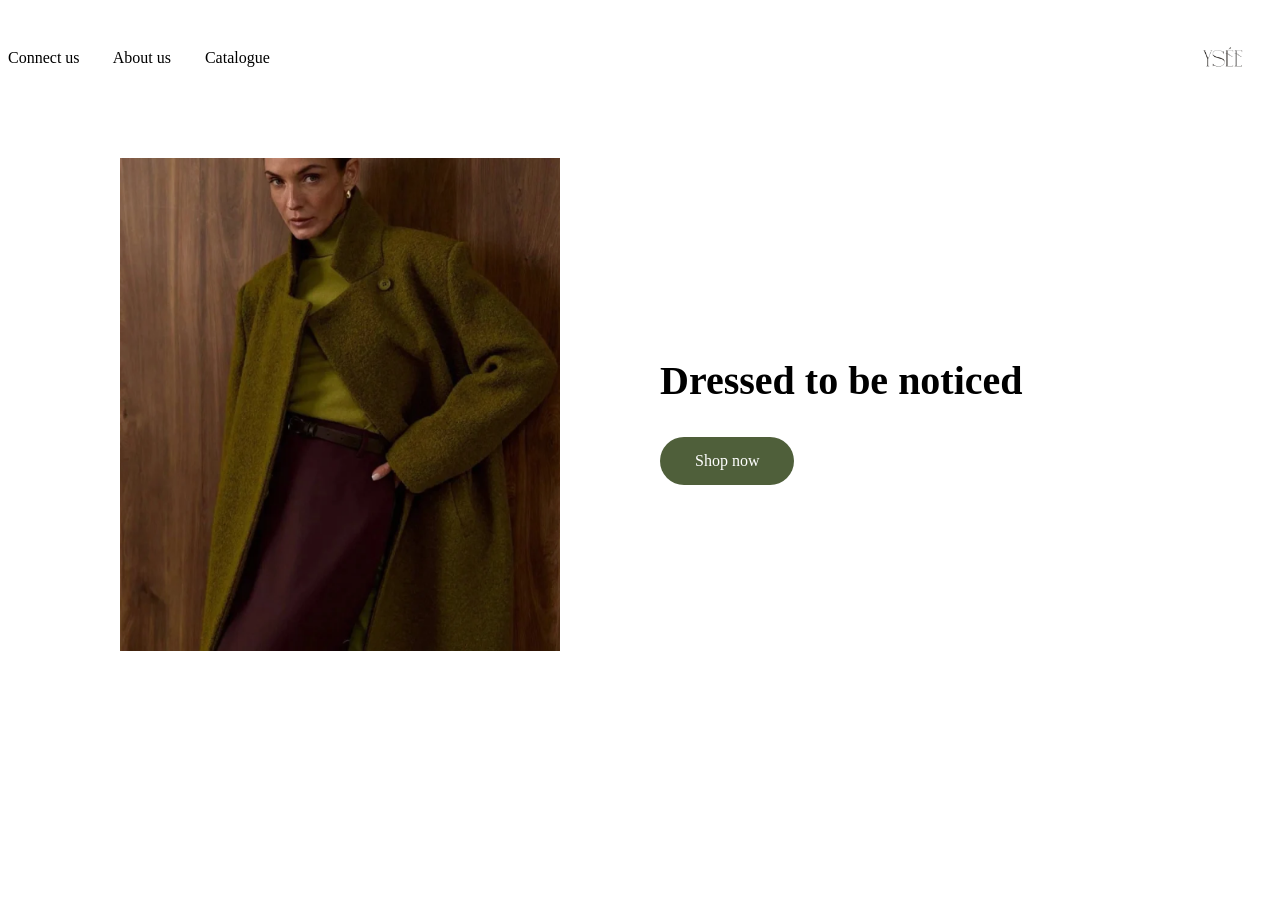
<file: index.html>
<!DOCTYPE html>
<html lang="en">
<head>
    <meta charset="UTF-8">
    <meta name="viewport" content="width=device-width, initial-scale=1.0">
    <link rel="stylesheet" href="style.css"\>
    <title>Document</title>
</head>
<body>
<header> 

    <nav>
        <a href="connect.html">Connect us</a>
        <a href="aboutas.html">About us</a>
        <a href="catalogue.html">Catalogue</a>
    </nav>
        
 <img src="img/6012317271210004243_121.jpg" alt="YSEE logo">  
 </header>
<main>

    <section class="hero">

        <img src="img/Screenshot 2026-08-02 221938.png" alt="Fashion">

        <div>
            <h1>Dressed to be noticed</h1>
            <a href="catalogue.html">Shop now</a>
        </div>

    </section>

</main>



</body>
</html>
</file>
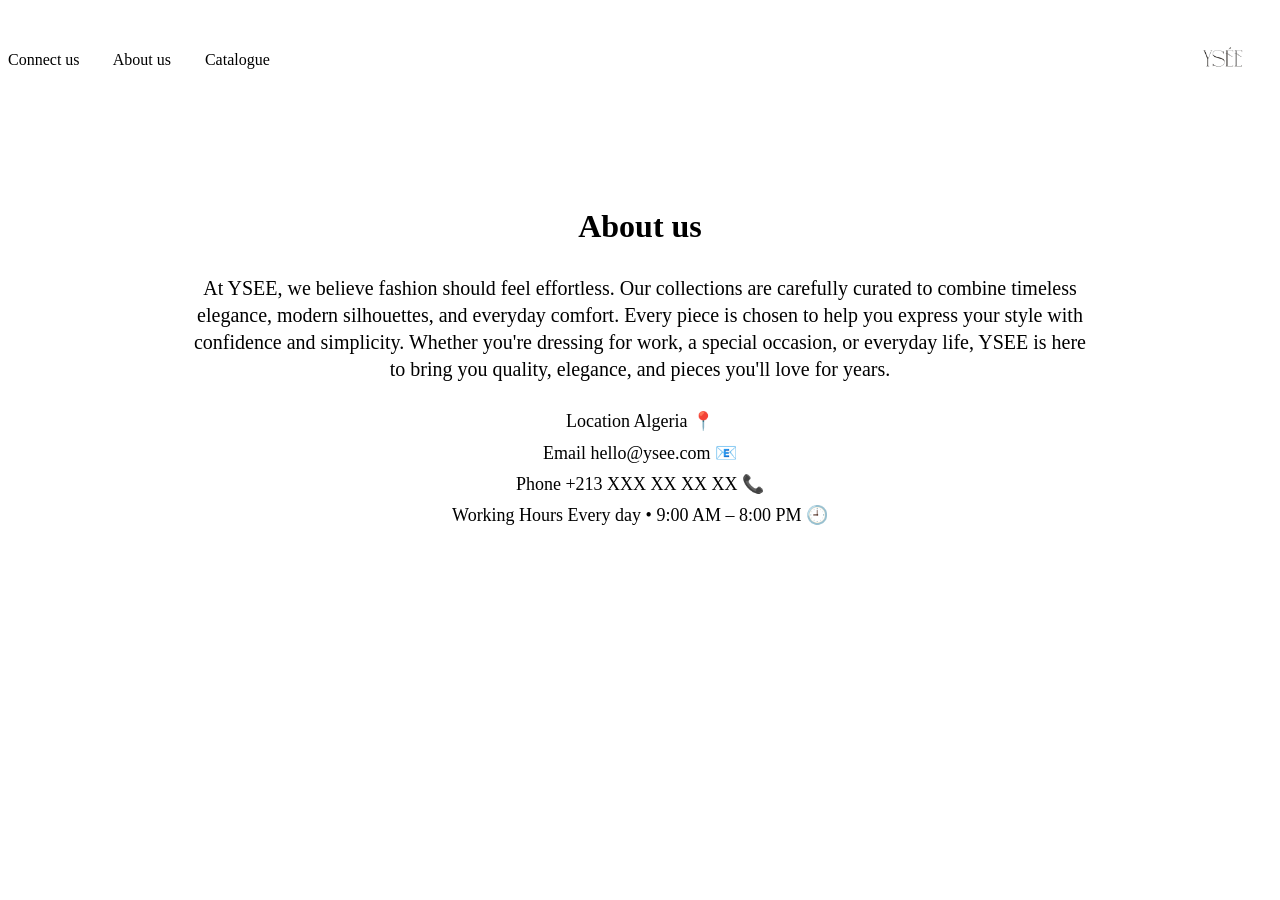
<file: aboutas.html>
<!DOCTYPE html>
<html lang="en">

<head>
    <meta charset="UTF-8">
    <meta name="viewport" content="width=device-width, initial-scale=1.0">

    <link rel="stylesheet" href="style.css">

    <title>YSEE - About Us</title>
</head>

<body>

    <!-- HEADER -->
    <header>

        <nav>
            <a href="connect.html">Connect us</a>
            <a href="about.html">About us</a>
            <a href="catalogue.html">Catalogue</a>
        </nav>

        <a href="index.html">
            <img src="img/6012317271210004243_121.jpg" alt="YSEE logo">
        </a>

    </header>


    <!-- ABOUT US -->

    <main class="about-page">

        <h1>About us</h1>

        <p class="about-text">
            At YSEE, we believe fashion should feel effortless.
            Our collections are carefully curated to combine timeless
            elegance, modern silhouettes, and everyday comfort.
            Every piece is chosen to help you express your style
            with confidence and simplicity.
            Whether you're dressing for work, a special occasion,
            or everyday life, YSEE is here to bring you quality,
            elegance, and pieces you'll love for years.
        </p>


        <div class="about-info">

            <p>
                Location Algeria 📍
            </p>

            <p>
                Email hello@ysee.com 📧
            </p>

            <p>
                Phone +213 XXX XX XX XX 📞
            </p>

            <p>
                Working Hours Every day • 9:00 AM – 8:00 PM 🕘
            </p>

        </div>

    </main>

</body>

</html>
</file>
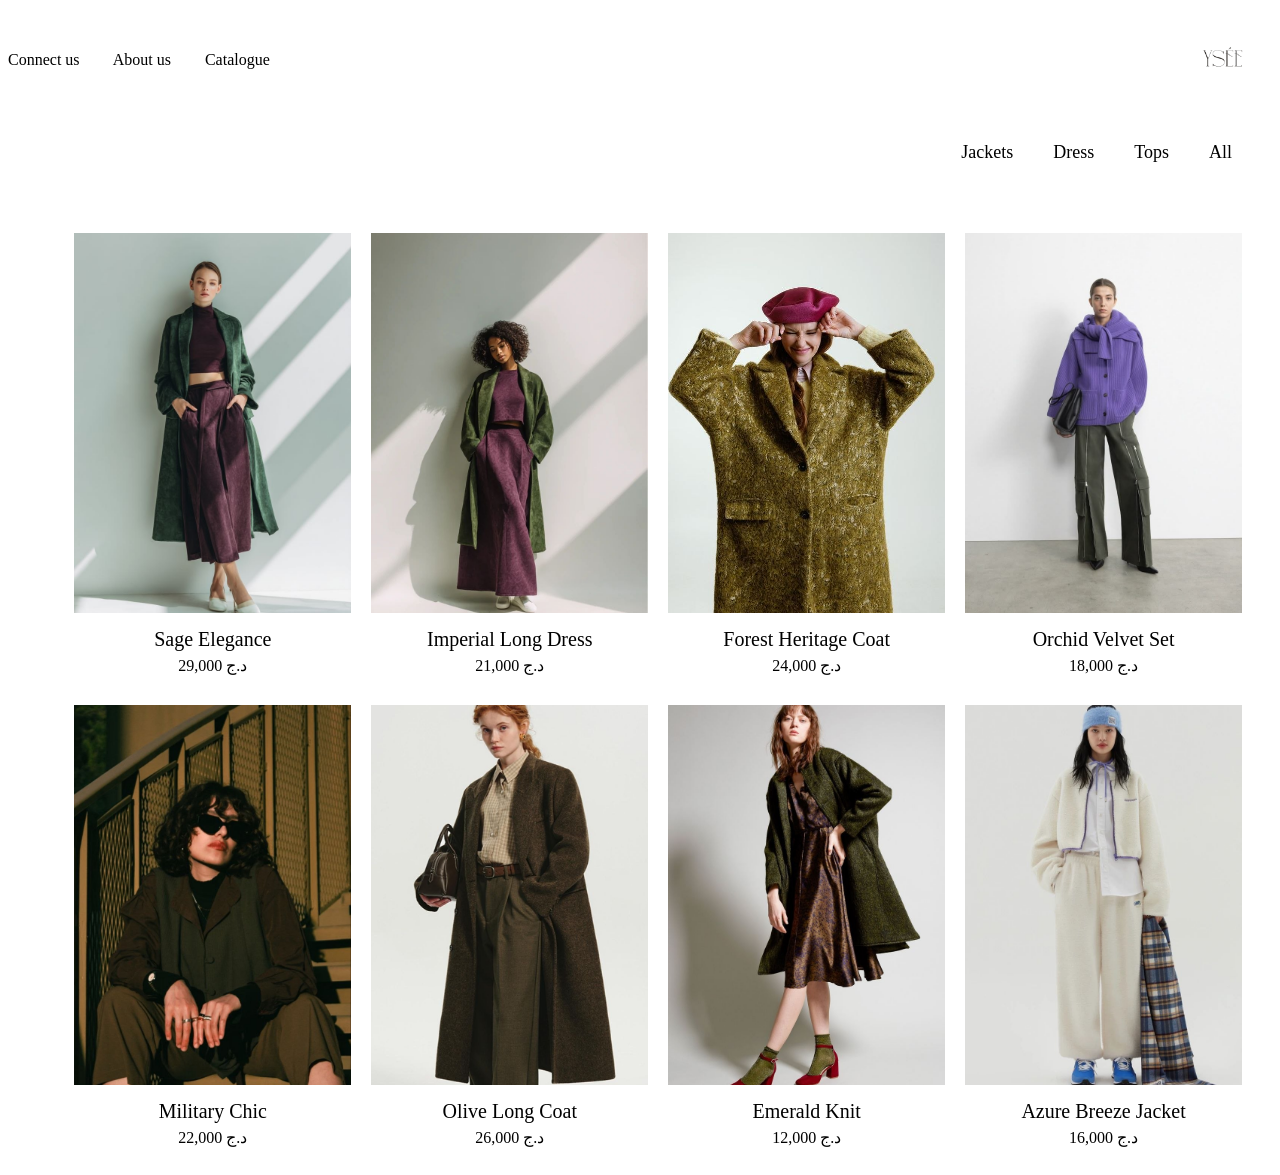
<file: catalogue.html>
<!DOCTYPE html>
<html lang="en">

<head>
    <meta charset="UTF-8">
    <meta name="viewport" content="width=device-width, initial-scale=1.0">

    <link rel="stylesheet" href="style.css">

    <title>YSEE - Catalogue</title>
</head>

<body>

    <!-- HEADER -->
    <header>

        <nav>
            <a href="connect.html">Connect us</a>
            <a href="aboutas.html">About us</a>
            <a href="catalogue.html">Catalogue</a>
            
        </nav>

        <a href="index.html">
            <img src="img/6012317271210004243_121.jpg" alt="YSEE logo">
        </a>

    </header>


    <main>

        <!-- CATEGORIES -->
        <section class="categories">

            <a href="#" onclick="filterProducts('jackets'); return false;">
                Jackets
            </a>

            <a href="#" onclick="filterProducts('dresses'); return false;">
                Dress
            </a>

            <a href="#" onclick="filterProducts('tops'); return false;">
                Tops
            </a>

            <a href="#" onclick="filterProducts('all'); return false;">
                All
            </a>

        </section>


        <!-- PRODUCTS -->
        <section class="products">


            <!-- PRODUCT 1 -->
            <div class="product dresses">

                <a href="product.html?product=sage">
                    <img src="img/6010065471396318749_121.jpg"
                         alt="Sage Elegance">
                </a>

                <h2>Sage Elegance</h2>
                <p>د.ج 29,000</p>

            </div>


            <!-- PRODUCT 2 -->
            <div class="product dresses">

                <a href="product.html?product=imperial">
                    <img src="img/6010065471396318750_121.jpg"
                         alt="Imperial Long Dress">
                </a>

                <h2>Imperial Long Dress</h2>
                <p>د.ج 21,000</p>

            </div>


            <!-- PRODUCT 3 -->
            <div class="product jackets">

                <a href="product.html?product=forest">
                    <img src="img/6010065471396318752_120.jpg"
                         alt="Forest Heritage Coat">
                </a>

                <h2>Forest Heritage Coat</h2>
                <p>د.ج 24,000</p>

            </div>


            <!-- PRODUCT 4 -->
            <div class="product tops">

                <a href="product.html?product=orchid">
                    <img src="img/6010065471396318754_121.jpg"
                         alt="Orchid Velvet Set">
                </a>

                <h2>Orchid Velvet Set</h2>
                <p>د.ج 18,000</p>

            </div>


            <!-- PRODUCT 5 -->
            <div class="product jackets">

                <a href="product.html?product=military">
                    <img src="img/6021794520275553661_121.jpg"
                         alt="Military Chic">
                </a>

                <h2>Military Chic</h2>
                <p>د.ج 22,000</p>

            </div>


            <!-- PRODUCT 6 -->
            <div class="product jackets">

                <a href="product.html?product=olive">
                    <img src="img/6010065471396318748_121.jpg"
                         alt="Olive Long Coat">
                </a>

                <h2>Olive Long Coat</h2>
                <p>د.ج 26,000</p>

            </div>


            <!-- PRODUCT 7 -->
            <div class="product tops">

                <a href="product.html?product=emerald">
                    <img src="img/6010065471396318751_121.jpg"
                         alt="Emerald Knit">
                </a>

                <h2>Emerald Knit</h2>
                <p>د.ج 12,000</p>

            </div>


            <!-- PRODUCT 8 -->
            <div class="product jackets">

                <a href="product.html?product=azure">
                    <img src="img/6010065471396318753_121.jpg"
                         alt="Azure Breeze Jacket">
                </a>

                <h2>Azure Breeze Jacket</h2>
                <p>د.ج 16,000</p>

            </div>


        </section>

    </main>


    <script src="script.js"></script>

</body>

</html>
</file>
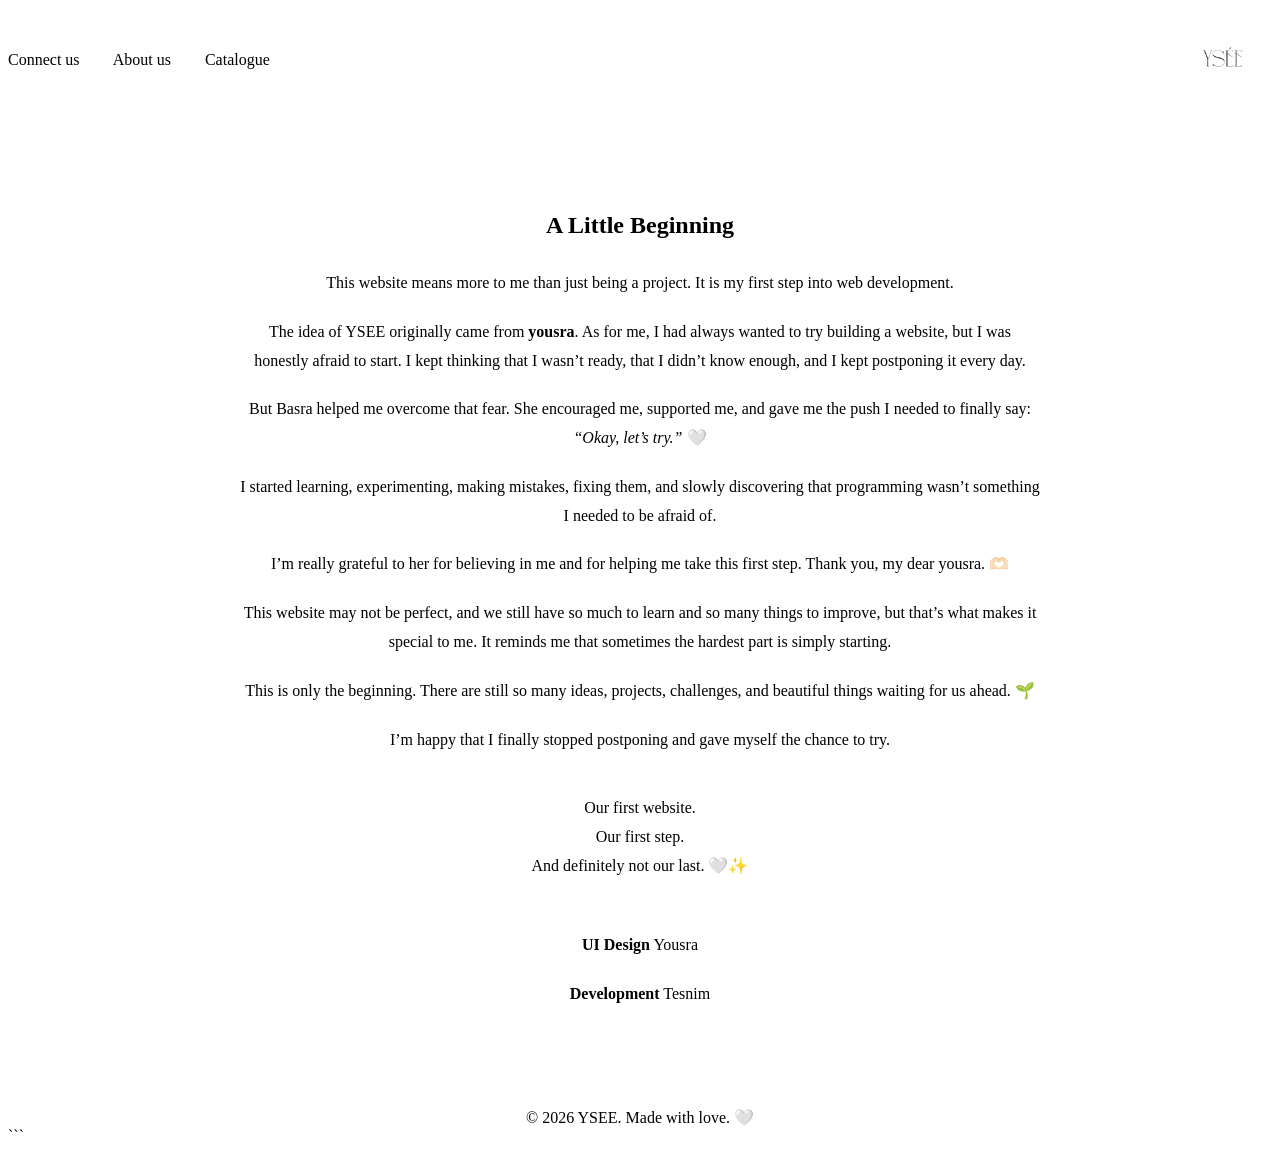
<file: connect.html>
<!DOCTYPE html>
<html lang="en">
<head>
    <meta charset="UTF-8">
    <meta name="viewport" content="width=device-width, initial-scale=1.0">
    <title>A Little Beginning | YSEE</title>

    <!-- CSS -->
    <link rel="stylesheet" href="style.css">
</head>

<body>

    <header> 
        <nav>
            <a href="connect.html">Connect us</a>
            <a href="aboutas.html">About us</a>
            <a href="catalogue.html">Catalogue</a>
        </nav>
        <a href="index.html">
            <img src="img/6012317271210004243_121.jpg" alt="YSEE logo">
        </a>
            
    </header>


    <!-- About Section -->
    <main>

        <section class="beginning">

            <div class="beginning-content">

                <h1>
                    A Little Beginning
                </h1>

                <p>
                    This website means more to me than just being a project.
                    It is my first step into web development.
                </p>

                <p>
                    The idea of YSEE originally came from
                    <strong>yousra</strong>.
                    As for me, I had always wanted to try building a website,
                    but I was honestly afraid to start.
                    I kept thinking that I wasn’t ready, that I didn’t know enough,
                    and I kept postponing it every day.
                </p>

                <p>
                    But Basra helped me overcome that fear.
                    She encouraged me, supported me, and gave me the push
                    I needed to finally say:
                    <em>“Okay, let’s try.”</em> 🤍
                </p>

                <p>
                    I started learning, experimenting, making mistakes,
                    fixing them, and slowly discovering that programming
                    wasn’t something I needed to be afraid of.
                </p>

                <p>
                    I’m really grateful to her for believing in me
                    and for helping me take this first step.
                    Thank you, my dear yousra. 🫶🏻
                </p>

                <p>
                    This website may not be perfect, and we still have so much
                    to learn and so many things to improve, but that’s what makes
                    it special to me.
                    It reminds me that sometimes the hardest part
                    is simply starting.
                </p>

                <p>
                    This is only the beginning.
                    There are still so many ideas, projects, challenges,
                    and beautiful things waiting for us ahead. 🌱
                </p>

                <p>
                    I’m happy that I finally stopped postponing
                    and gave myself the chance to try.
                </p>

                <div class="quote">
                    <p>
                        Our first website.<br>
                        Our first step.<br>
                        And definitely not our last. 🤍✨
                    </p>
                </div>


                <!-- Credits -->
                <div class="credits">
                    <p>
                        <strong>UI Design</strong>
                        Yousra
                    </p>
                    <p>
                        <strong>Development</strong>
                        Tesnim 
                    </p>
                </div>



            </div>

        </section>

    </main>


    <!-- Footer -->
    <footer>
        <p>© 2026 YSEE. Made with love. 🤍</p>
    </footer>

</body>
</html>
```
</file>
<file: style.css>
/* =========================
   HEADER
========================= */

header {
    display: flex;
    justify-content: space-between;
    align-items: center;
}

header img {
    width: 100px;
}

nav a {
    color: black;
    text-decoration: none;
    margin-right: 30px;
}


/* =========================
   HERO
========================= */

.hero {
    display: flex;
    flex-direction: row;
    align-items: center;
    justify-content: center;
    gap: 100px;
    margin: 50px auto;
}

.hero img {
    width: 440px;
}

.hero div {
    width: 500px;
}

.hero h1 {
    color: black;
    font-size: 40px;
    white-space: nowrap;
}

.hero a {
    display: inline-block;
    background-color: #4f5f3a;
    color: white;
    text-decoration: none;
    padding: 15px 35px;
    border-radius: 30px;
    font-size: 16px;
}


/* =========================
   CATEGORIES
========================= */

.categories {
    display: flex;
    justify-content: flex-end;
    gap: 40px;
    margin: 30px 40px 50px 0;
}

.categories a {
    color: black;
    text-decoration: none;
    font-size: 18px;
}


/* =========================
ALL PRODUCTS
4 PRODUCTS PER ROW
========================= */

.products {
    display: grid;
    grid-template-columns: repeat(4, 1fr);
    gap: 20px;
    padding: 20px 30px;
}


/* =========================
PRODUCT
========================= */

.product {
    text-align: center;
}

.product img {
    width: 100%;
    height: 380px;
    object-fit: cover;
    display: block;
}

.product h2 {
    font-size: 20px;
    font-weight: normal;
    margin: 15px 0 5px;
}

.product p {
    font-size: 16px;
    margin: 0;
}
.products {
    display: flex;
    flex-wrap: wrap;
    justify-content: flex-end;
    gap: 30px 20px;
    padding: 20px 30px;
}

.product {
    width: 23%;
    text-align: center;
}

.product img {
    width: 100%;
    height: 380px;
    object-fit: cover;
    display: block;
}

.product h2 {
    font-size: 20px;
    font-weight: normal;
    margin: 15px 0 5px;
}

.product p {
    font-size: 16px;
    margin: 0;
}




/* =========================
PRODUCT DETAILS PAGE
========================= */

.product-page {
    max-width: 1200px;
    margin: 40px auto;
    padding: 20px;
}

.back {
    display: block;
    text-align: right;
    color: black;
    margin-bottom: 40px;
}

.product-details {
    display: flex;
    flex-direction: row-reverse;
    align-items: flex-start;
    gap: 60px;
}

.product-image {
    width: 55%;
}

.product-image img {
    width: 100%;
    height: 625px;
    object-fit: cover;
    display: block;
}

.product-info {
    width: 45%;
    text-align: center;
    padding-top: 10px;
}

.product-info h1 {
    font-size: 40px;
    font-style: italic;
    margin-bottom: 10px;
}

.price {
    font-size: 18px;
    margin-bottom: 30px;
}

.product-info h3 {
    font-size: 18px;
    font-style: italic;
    text-decoration: underline;
    margin-bottom: 15px;
}

/* Sizes */

.sizes {
    display: flex;
    justify-content: center;
    gap: 15px;
    margin-bottom: 30px;
}

.sizes button {
    width: 50px;
    height: 50px;
    background: white;
    border: 1px solid black;
    font-size: 16px;
}

.sizes .selected {
    background: #1c1a19;
    color: white;
}

/* Colors */

.colors {
    display: flex;
    justify-content: center;
    gap: 20px;
    margin-bottom: 40px;
}

.color {
    width: 42px;
    height: 42px;
    border-radius: 50%;
    border: none;
}

.red {
    background: #7d3038;
}

.beige {
    background: #d9c8a4;
}

.black {
    background: #1c1b1a;
}

.green {
    background: #718542;
}

/* Add to cart */

.add-cart {
    width: 100%;
    height: 70px;
    border: none;
    border-radius: 40px;
    background: #1c1a19;
    color: white;
    font-size: 20px;
    cursor: pointer;
    margin-bottom: 40px;
}

/* Description */

.description {
    border-top: 1px solid #ddd;
    border-bottom: 1px solid #ddd;
    padding: 25px 0;
    line-height: 2;
}

/* Delivery */

.delivery {
    padding-top: 20px;
    line-height: 2;
}

.delivery h3 {
    text-align: right;
    text-decoration: none;
    font-style: normal;
}




.colors {
    display: flex;
    justify-content: center;
    gap: 20px;
    margin: 25px 0 40px;
}

.colors .color {
    width: 40px;
    height: 40px;
    border-radius: 50%;
    border: 2px solid transparent;
    cursor: pointer;
    padding: 0;
}

.colors .red {
    background-color: #7d3038;
}

.colors .beige {
    background-color: #d9c8a4;
}

.colors .black {
    background-color: #1c1c1c;
}

.colors .green {
    background-color: #718542;
}

.colors .selected-color {
    border: 3px solid white;
    outline: 2px solid black;
}    

/* =========================
ABOUT US
========================= */



.about-page {
    text-align: center;
    max-width: 1000px;
    margin: 55px auto;
    padding: 20px;
}

.about-page h1 {
    font-size: 32px;
    margin-bottom: 30px;
}

.about-text {
    font-size: 20px;
    line-height: 1.35;
    margin: 0 auto;
    max-width: 900px;
}

.about-info {
    margin-top: 25px;
    font-size: 18px;
    line-height: 1.45;
}

.about-info p {
    margin: 5px 0;
}



footer {
    text-align: center;
    width: 100%;
}

footer p {
    text-align: center;
    margin: 0 auto;
}


.beginning {
    width: 100%;
    display: flex;
    justify-content: center;
    box-sizing: border-box;
    padding: 80px 20px;
}

.beginning-content {
    width: 100%;
    max-width: 800px;
    margin: 0 auto;
    text-align: center;
    box-sizing: border-box;
}

.beginning-content p {
    margin: 0 auto 20px auto;
    line-height: 1.8;
}

.beginning-content h1 {
    text-align: center;
    margin-bottom: 30px;
}

.quote {
    margin: 40px auto;
    text-align: center;
}

.credits {
    text-align: center;
    margin-top: 50px;
}
</file>
